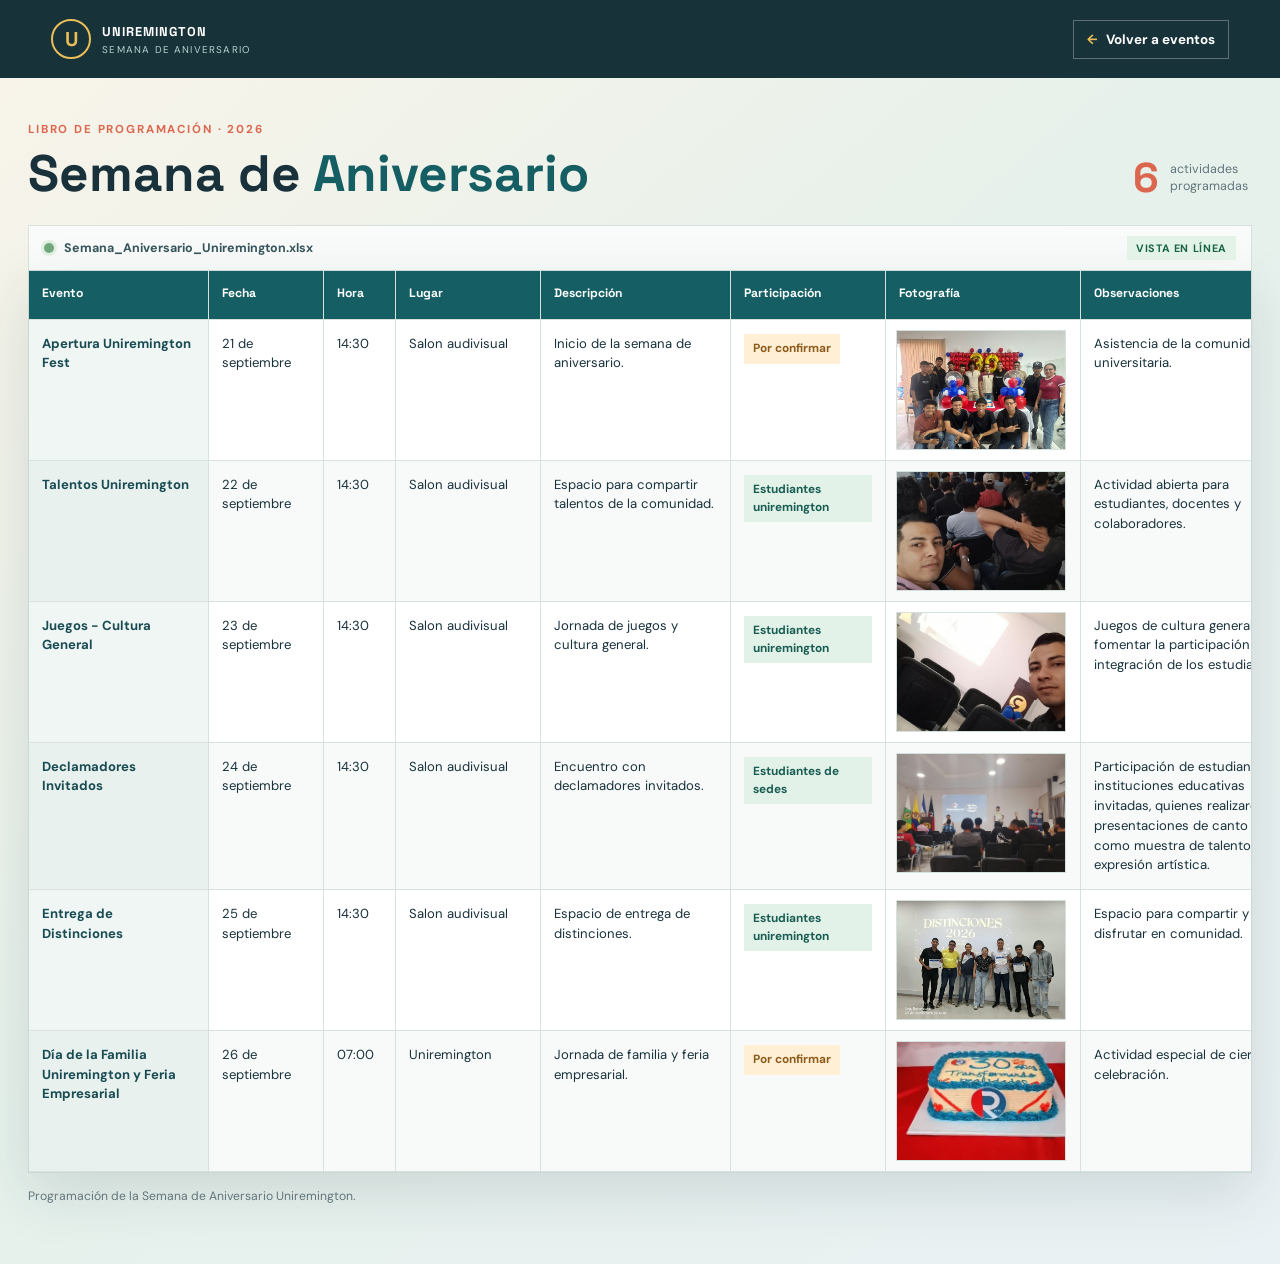
<file: excel.html>
<!DOCTYPE html>
<html lang="es">
<head>
  <meta charset="UTF-8">
  <meta name="viewport" content="width=device-width, initial-scale=1.0">
  <meta name="description" content="Consulta en línea la programación de la Semana de Aniversario Uniremington.">
  <title>Excel en línea | Semana de Aniversario Uniremington</title>
  <link rel="preconnect" href="https://fonts.googleapis.com">
  <link rel="preconnect" href="https://fonts.gstatic.com" crossorigin>
  <link href="https://fonts.googleapis.com/css2?family=DM+Sans:wght@400;500;600;700&family=Space+Grotesk:wght@500;600;700&display=swap" rel="stylesheet">
  <link rel="stylesheet" href="excel.css">
</head>
<body>
  <header class="sheet-header">
    <a class="sheet-brand" href="index.html#eventos"><span class="brand-mark">U</span><span><strong>UNIREMINGTON</strong><small>SEMANA DE ANIVERSARIO</small></span></a>
    <a class="back-link" href="index.html#eventos"><span aria-hidden="true">&#8592;</span> Volver a eventos</a>
  </header>
  <main class="sheet-main">
    <div class="sheet-heading">
      <div><p class="sheet-kicker">LIBRO DE PROGRAMACIÓN · 2026</p><h1>Semana de <em>Aniversario</em></h1></div>
      <p class="sheet-count"><strong>6</strong><span>actividades<br>programadas</span></p>
    </div>
    <div class="sheet-toolbar"><span class="sheet-dot" aria-hidden="true"></span> Semana_Aniversario_Uniremington.xlsx <span class="sheet-status">Vista en línea</span></div>
    <div class="sheet-scroll" tabindex="0" aria-label="Hoja de cálculo; desplázate horizontalmente para ver todas las columnas">
      <table class="workbook">
        <caption class="visually-hidden">Programación completa de la Semana de Aniversario Uniremington</caption>
        <colgroup><col class="col-event"><col class="col-date"><col class="col-time"><col class="col-place"><col class="col-description"><col class="col-participation"><col class="col-photo"><col class="col-notes"></colgroup>
        <thead><tr><th scope="col">Evento</th><th scope="col">Fecha</th><th scope="col">Hora</th><th scope="col">Lugar</th><th scope="col">Descripción</th><th scope="col">Participación</th><th scope="col">Fotografía</th><th scope="col">Observaciones</th></tr></thead>
        <tbody>
          <tr id="21-septiembre"><th scope="row">Apertura Uniremington Fest</th><td>21 de septiembre</td><td>14:30</td><td>Salon audivisual</td><td>Inicio de la semana de aniversario.</td><td><span class="participation pending">Por confirmar</span></td><td class="photo-cell"><img src="img/apertura.jpg" alt="Fotografía de Apertura Uniremington Fest" loading="lazy"></td><td>Asistencia de la comunidad universitaria.</td></tr>
          <tr id="22-septiembre"><th scope="row">Talentos Uniremington</th><td>22 de septiembre</td><td>14:30</td><td>Salon audivisual</td><td>Espacio para compartir talentos de la comunidad.</td><td><span class="participation">Estudiantes uniremington</span></td><td class="photo-cell"><img src="img/talentos.jpg" alt="Fotografía de Talentos Uniremington" loading="lazy"></td><td>Actividad abierta para estudiantes, docentes y colaboradores.</td></tr>
          <tr id="23-septiembre"><th scope="row">Juegos - Cultura General</th><td>23 de septiembre</td><td>14:30</td><td>Salon audivisual</td><td>Jornada de juegos y cultura general.</td><td><span class="participation">Estudiantes uniremington</span></td><td class="photo-cell"><img src="img/juegos.jpg" alt="Fotografía de Juegos - Cultura General" loading="lazy"></td><td>Juegos de cultura general para fomentar la participación y la integración de los estudiantes.</td></tr>
          <tr id="24-septiembre"><th scope="row">Declamadores Invitados</th><td>24 de septiembre</td><td>14:30</td><td>Salon audivisual</td><td>Encuentro con declamadores invitados.</td><td><span class="participation">Estudiantes de sedes</span></td><td class="photo-cell"><img src="img/declamadores.jpg" alt="Fotografía de Declamadores Invitados" loading="lazy"></td><td>Participación de estudiantes de instituciones educativas invitadas, quienes realizaron presentaciones de canto y poesía como muestra de talento y expresión artística.</td></tr>
          <tr id="25-septiembre"><th scope="row">Entrega de Distinciones</th><td>25 de septiembre</td><td>14:30</td><td>Salon audivisual</td><td>Espacio de entrega de distinciones.</td><td><span class="participation">Estudiantes uniremington</span></td><td class="photo-cell"><img src="img/distinciones.jpg" alt="Fotografía de Entrega de Distinciones" loading="lazy"></td><td>Espacio para compartir y disfrutar en comunidad.</td></tr>
          <tr id="26-septiembre"><th scope="row">Día de la Familia Uniremington y Feria Empresarial</th><td>26 de septiembre</td><td>07:00</td><td>Uniremington</td><td>Jornada de familia y feria empresarial.</td><td><span class="participation pending">Por confirmar</span></td><td class="photo-cell"><img src="img/familia-feria.jpg" alt="Fotografía del Día de la Familia Uniremington y Feria Empresarial" loading="lazy"></td><td>Actividad especial de cierre de la celebración.</td></tr>
        </tbody>
      </table>
    </div>
    <p class="sheet-footnote">Programación de la Semana de Aniversario Uniremington.</p>
  </main>
  <script src="excel.js"></script>
</body>
</html>
</file>
<file: excel.css>
:root {
  --ink: #18313b;
  --muted: #62767c;
  --teal: #155e63;
  --teal-dark: #10474c;
  --coral: #db674f;
  --line: #d7e2df;
  --paper: #ffffff;
  --display: 'Space Grotesk', sans-serif;
  --body: 'DM Sans', sans-serif;
}
* { box-sizing: border-box; }
html { min-width: 320px; scroll-behavior: smooth; }
body { min-width: 320px; margin: 0; color: var(--ink); background: linear-gradient(140deg, #f9f4e9 0%, #e6f1eb 48%, #eaf1f4 100%); font-family: var(--body); }
a { color: inherit; text-decoration: none; }
.sheet-header { display: flex; align-items: center; justify-content: space-between; gap: 24px; min-height: 78px; padding: 12px max(4vw, calc((100% - 1460px) / 2)); color: #fff; background: #18323a; }
.sheet-brand { display: inline-flex; align-items: center; gap: 11px; }
.brand-mark { display: grid; place-items: center; width: 40px; height: 40px; border: 2px solid #e9be58; border-radius: 50%; color: #e9be58; font: 700 1.25rem var(--display); }
.sheet-brand > span:last-child { display: grid; gap: 3px; }
.sheet-brand strong { font: 700 .8rem var(--display); letter-spacing: .08em; }
.sheet-brand small { color: #b8d3d0; font-size: .62rem; letter-spacing: .12em; }
.back-link { padding: 10px 13px; border: 1px solid rgba(255,255,255,.3); color: #fff; font-size: .84rem; font-weight: 700; }
.back-link span { margin-right: 6px; color: #e9be58; }
.back-link:hover { background: rgba(255,255,255,.1); }
.sheet-main { width: min(1500px, calc(100% - 56px)); margin: 44px auto 60px; }
.sheet-heading { display: flex; align-items: end; justify-content: space-between; gap: 24px; margin-bottom: 24px; }
.sheet-kicker { margin: 0 0 10px; color: var(--coral); font-size: .72rem; font-weight: 700; letter-spacing: .16em; }
h1 { margin: 0; font: 700 clamp(2rem, 4vw, 3.3rem)/1.05 var(--display); }
h1 em { color: var(--teal); font-style: normal; }
.sheet-count { display: flex; align-items: center; gap: 11px; margin: 0 4px 4px 0; color: var(--muted); font-size: .78rem; line-height: 1.35; }
.sheet-count strong { color: var(--coral); font: 700 2.6rem/.9 var(--display); }
.sheet-toolbar { display: flex; align-items: center; gap: 10px; min-height: 45px; padding: 0 15px; border: 1px solid #d7e2df; border-bottom: 0; color: #36545b; background: #f8fbf9; font-size: .78rem; font-weight: 700; }
.sheet-dot { width: 10px; height: 10px; border-radius: 50%; background: #70a77c; box-shadow: 0 0 0 3px #e0efe2; }
.sheet-status { margin-left: auto; padding: 5px 9px; color: #176344; background: #e4f3e8; font-size: .67rem; text-transform: uppercase; letter-spacing: .06em; }
.sheet-scroll { overflow: auto; border: 1px solid #cbd9d5; background: var(--paper); box-shadow: 0 20px 55px rgba(24,49,59,.13); }
.sheet-scroll:focus-visible { outline: 3px solid #e9be58; outline-offset: 3px; }
.workbook { width: 100%; min-width: 1290px; table-layout: fixed; border-collapse: separate; border-spacing: 0; color: var(--ink); font-size: .82rem; }
.col-event { width: 180px; }
.col-date { width: 115px; }
.col-time { width: 72px; }
.col-place { width: 145px; }
.col-description { width: 190px; }
.col-participation { width: 155px; }
.col-photo { width: 195px; }
.col-notes { width: 238px; }
.workbook th, .workbook td { padding: 14px 13px; border-right: 1px solid var(--line); border-bottom: 1px solid var(--line); text-align: left; vertical-align: top; overflow-wrap: anywhere; line-height: 1.5; }
.workbook thead th { position: sticky; top: 0; z-index: 2; height: 49px; color: #fff; background: var(--teal); font: 700 .76rem var(--display); }
.workbook tbody th { color: #194b52; background: #eff6f4; font-weight: 700; }
.workbook tbody tr:nth-child(even) td { background: #f8faf9; }
.workbook tbody tr:nth-child(even) th { background: #e8f1ee; }
.workbook tbody tr:target th, .workbook tbody tr:target td { background-color: #fff0ce; }
.workbook tbody tr:target th { box-shadow: inset 5px 0 var(--coral); }
.workbook tbody tr:target { scroll-margin-top: 60px; }
.photo-cell { padding: 10px !important; }
.photo-cell img { display: block; width: 170px; height: 120px; border: 1px solid #d4e1dd; object-fit: cover; background: #e6efed; }
.participation { display: inline-block; padding: 6px 9px; color: #185c52; background: #e2f2e8; font-size: .74rem; font-weight: 700; }
.participation.pending { color: #8d5b1b; background: #fff0d5; }
.sheet-footnote { margin: 15px 0 0; color: var(--muted); font-size: .76rem; }
.visually-hidden { position: absolute; width: 1px; height: 1px; padding: 0; margin: -1px; overflow: hidden; clip: rect(0,0,0,0); white-space: nowrap; border: 0; }
@media (max-width: 650px) {
  .sheet-header { min-height: 68px; padding: 10px 16px; }
  .sheet-brand strong { font-size: .72rem; }
  .sheet-brand small { font-size: .55rem; }
  .brand-mark { width: 36px; height: 36px; }
  .back-link { padding: 9px 10px; font-size: .75rem; }
  .sheet-main { width: calc(100% - 28px); margin: 30px auto 40px; }
  .sheet-heading { align-items: start; }
  .sheet-count { gap: 7px; font-size: .69rem; }
  .sheet-count strong { font-size: 2rem; }
  .sheet-kicker { font-size: .64rem; }
  h1 { font-size: 2rem; }
  .sheet-toolbar { font-size: .68rem; }
}
@media (prefers-reduced-motion: reduce) { html { scroll-behavior: auto; } }
</file>
